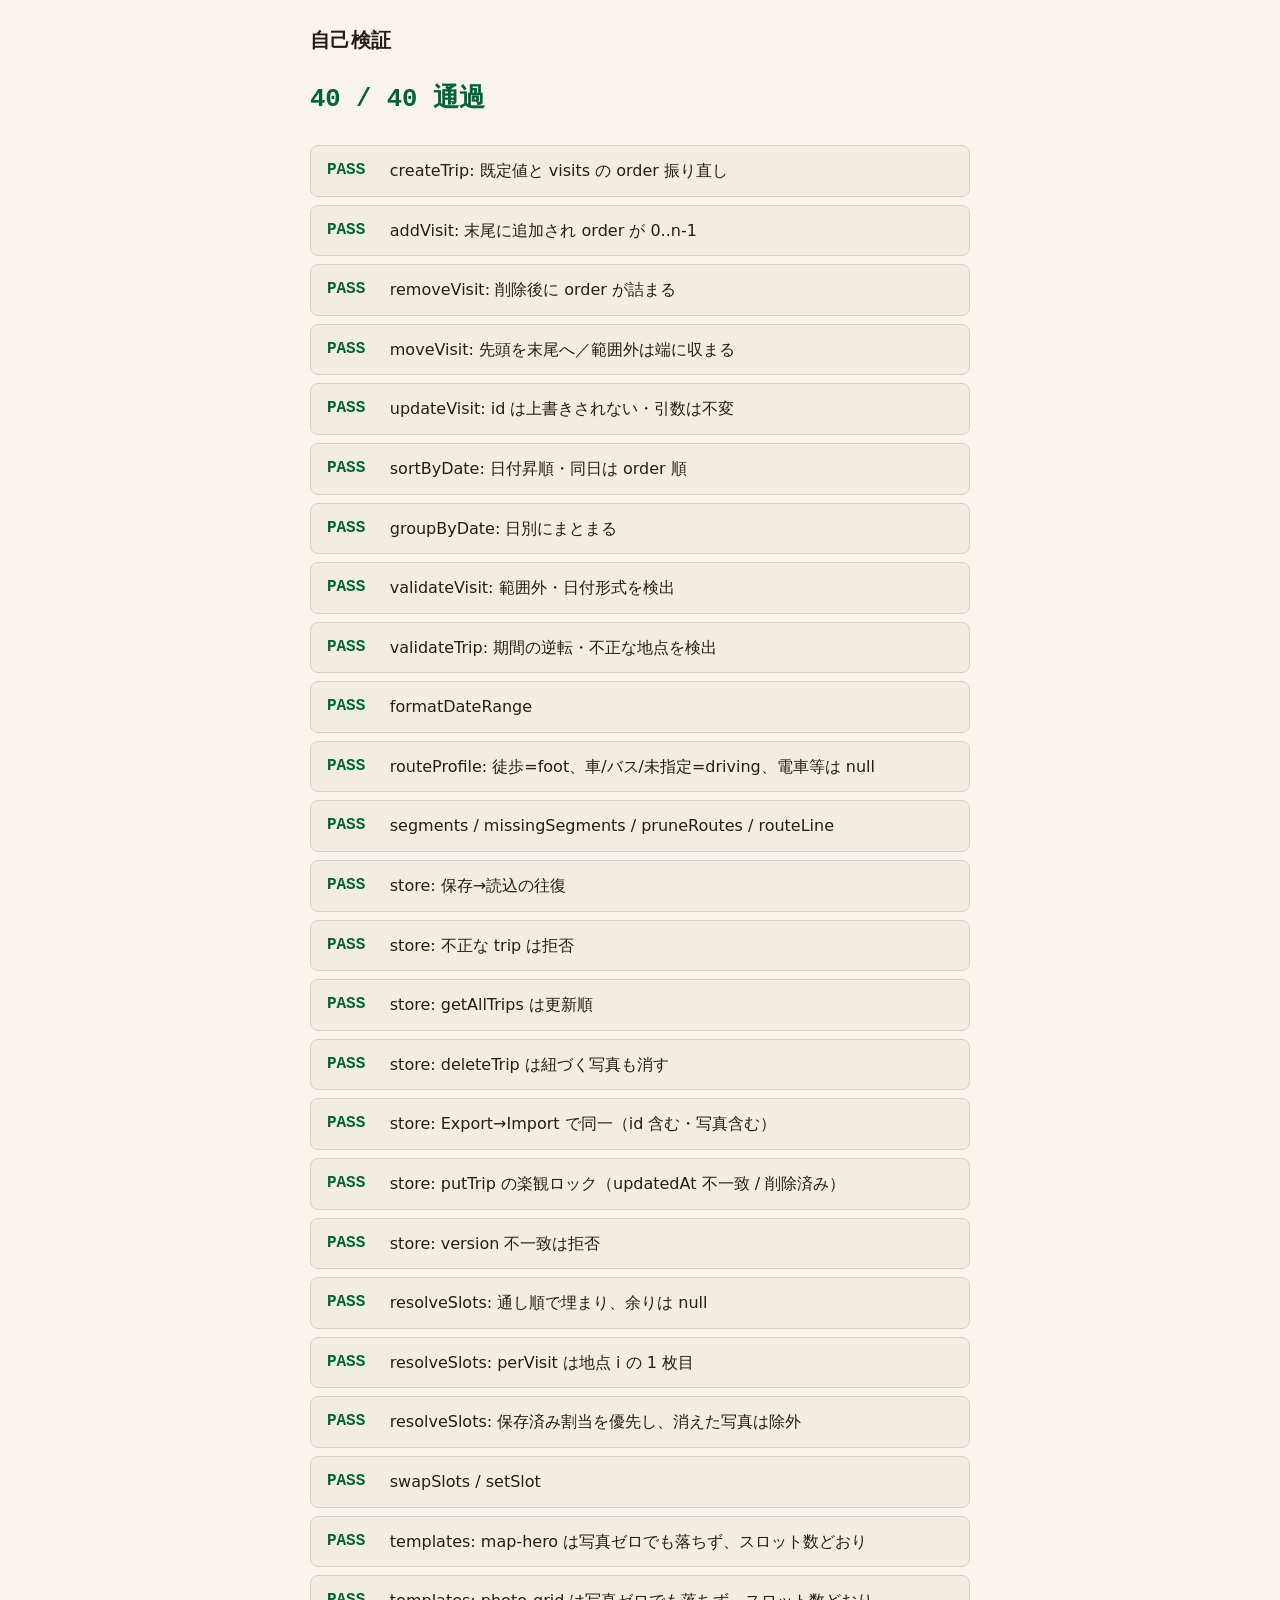
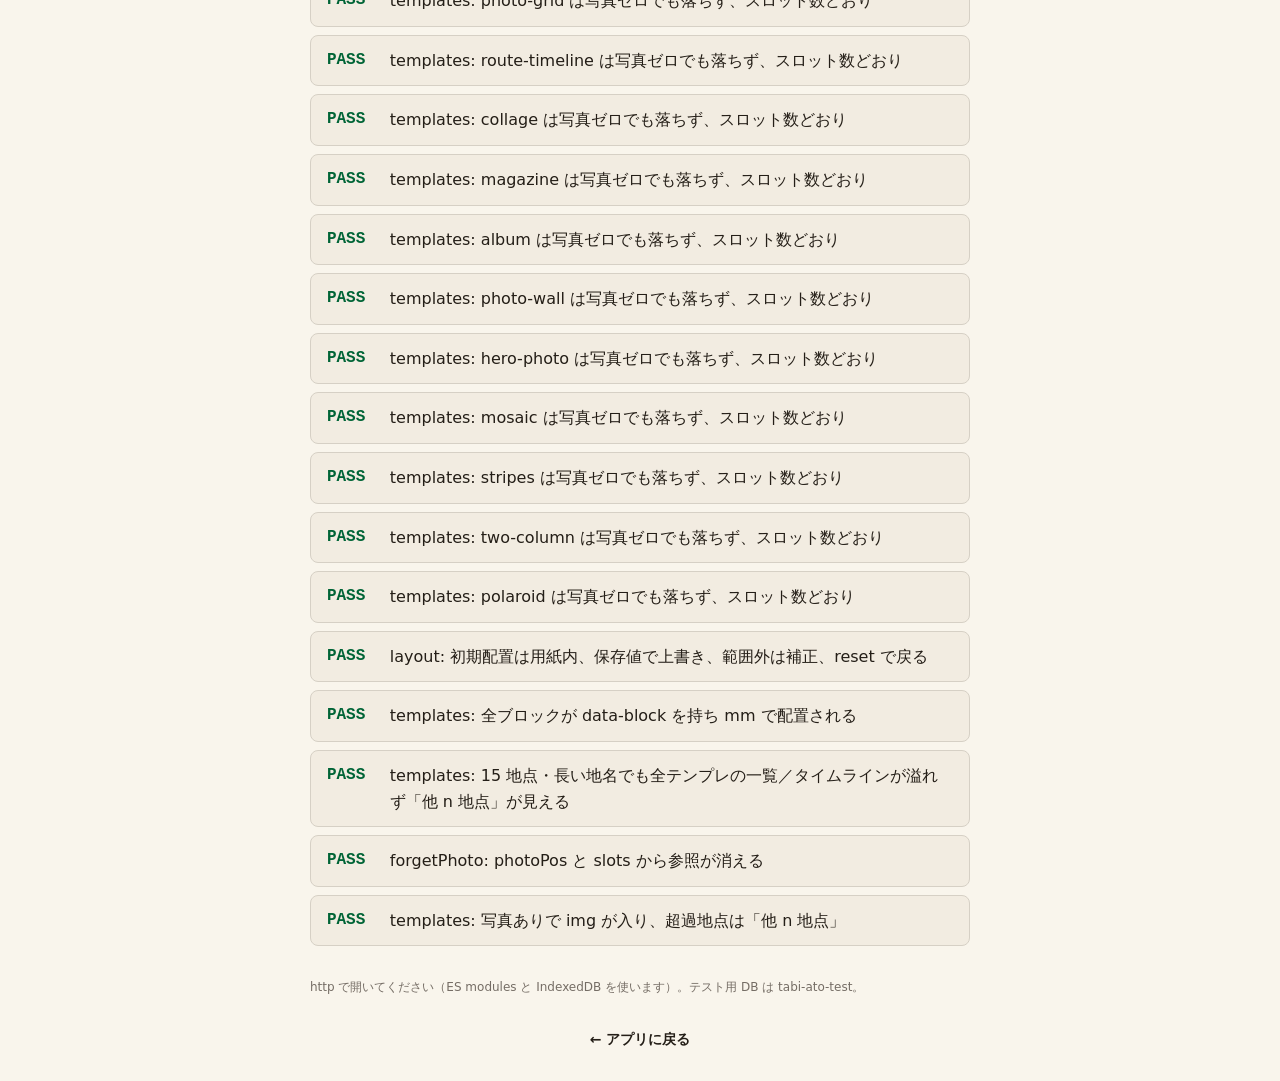
<file: tests.html>
<!DOCTYPE html>
<html lang="ja">
<head>
<meta charset="utf-8">
<meta name="viewport" content="width=device-width, initial-scale=1">
<title>自己検証 — 旅あと</title>
<link rel="stylesheet" href="css/tokens.css">
<link rel="stylesheet" href="css/style.css">
<link rel="stylesheet" href="css/print.css">
<style>
  .tests { max-width: 68ch; margin: 0 auto; padding: var(--space-md) var(--space-sm); display: flex; flex-direction: column; gap: var(--space-md); }
  .tests__summary { font-family: var(--font-mono); font-size: var(--text-xl); font-weight: 700; margin: 0; }
  .tests__summary[data-ok="true"]  { color: var(--color-ok); }
  .tests__summary[data-ok="false"] { color: var(--color-danger); }
  .tests__list { list-style: none; margin: 0; padding: 0; display: flex; flex-direction: column; gap: var(--space-2xs); }
  .tests__item { display: grid; grid-template-columns: 5ch minmax(0, 1fr); gap: var(--space-xs);
                 padding: var(--space-xs) var(--space-sm); border: var(--rule-hair) solid var(--color-rule);
                 border-radius: var(--radius-input); background: var(--color-paper-2); }
  .tests__mark { font-family: var(--font-mono); font-weight: 700; }
  .tests__item[data-ok="true"]  .tests__mark { color: var(--color-ok); }
  .tests__item[data-ok="false"] .tests__mark { color: var(--color-danger); }
  .tests__item[data-ok="false"] { border-color: var(--color-danger); }
  .tests__detail { display: block; font-family: var(--font-mono); font-size: var(--text-xs); color: var(--color-ink-3); overflow-wrap: anywhere; }
</style>
</head>
<body>
<main class="tests">
  <h1 class="topbar__title">自己検証</h1>
  <p class="tests__summary" id="summary">実行中…</p>
  <ul class="tests__list" id="list"></ul>
  <p class="hint">http で開いてください（ES modules と IndexedDB を使います）。テスト用 DB は tabi-ato-test。</p>
  <a class="btn btn--ghost" href="index.html">← アプリに戻る</a>
</main>
<script type="module">
  import { run } from './js/tests.js';
  const list = document.getElementById('list');
  const summary = document.getElementById('summary');
  try {
    const results = await run();
    let pass = 0;
    for (const r of results) {
      if (r.ok) pass++;
      const li = document.createElement('li');
      li.className = 'tests__item';
      li.dataset.ok = String(r.ok);
      const mark = document.createElement('span');
      mark.className = 'tests__mark';
      mark.textContent = r.ok ? 'PASS' : 'FAIL';
      const body = document.createElement('span');
      body.textContent = r.name;
      if (!r.ok) {
        const d = document.createElement('span');
        d.className = 'tests__detail';
        d.textContent = r.detail;
        body.appendChild(d);
      }
      li.append(mark, body);
      list.appendChild(li);
    }
    summary.textContent = `${pass} / ${results.length} 通過`;
    summary.dataset.ok = String(pass === results.length);
    window.__testResults = results;
  } catch (e) {
    summary.textContent = `実行に失敗：${e.message}`;
    summary.dataset.ok = 'false';
  }
</script>
</body>
</html>
</file>
<file: css/tokens.css>
/* Hallmark · macrostructure: Workbench (single-screen app) · genre: playful (quiet) · theme: custom
 * vibe: 旅のしおり／スタンプ帳 · paper oklch(97% 0.012 85) 生成り · accent oklch(44% 0.085 200) 深い青緑
 * display: system sans (UI) · body: system sans · light theme only (要件)
 * axes: light / grotesk-sans / cool · enrichment: none · nav: N1a (アプリ・戻るのみ) · footer: none
 * pre-emit critique: P4 H4 E4 S4 R5 V4
 */

:root {
  color-scheme: light;

  /* ---- フォント（画面UI。印刷テンプレのフォントは print.css 側で切替） ---- */
  --font-display: "Segoe UI Variable Display", "Segoe UI", "Hiragino Sans",
                  "Yu Gothic UI", "Noto Sans JP", system-ui, sans-serif;
  --font-body:    "Segoe UI", "Hiragino Sans", "Yu Gothic UI",
                  "Noto Sans JP", system-ui, sans-serif;
  --font-mono:    "Cascadia Mono", Consolas, Menlo, "BIZ UDGothic", monospace;

  /* ---- 紙とインク：生成りの地。純白・純黒は使わない ---- */
  --color-paper:    oklch(97% 0.012 85);
  --color-paper-2:  oklch(94.5% 0.016 85);
  --color-paper-3:  oklch(90.5% 0.020 85);

  --color-ink:      oklch(24% 0.016 70);
  --color-ink-2:    oklch(42% 0.018 70);
  --color-ink-3:    oklch(54% 0.016 70);

  --color-rule:        oklch(86% 0.016 85);
  --color-rule-strong: oklch(72% 0.020 80);

  /* ---- アクセント：深い青緑 1 色のトーンランプ ---- */
  --color-accent:       oklch(44% 0.085 200);  /* 主ボタン・ピン（白文字と 7.5:1） */
  --color-accent-deep:  oklch(36% 0.080 200);  /* 押下 */
  --color-accent-soft:  oklch(78% 0.060 200);  /* ルート線の淡色・選択枠 */
  --color-accent-pale:  oklch(90% 0.035 200);  /* 選択行の地 */
  --color-accent-tint:  oklch(95% 0.018 200);  /* ホバーの地 */
  --color-accent-ink:   oklch(99% 0.005 90);   /* アクセント上の文字 */

  /* ---- 状態 ---- */
  --color-focus:   oklch(50% 0.16 250);
  --color-ok:      oklch(44% 0.11 155);
  --color-ok-soft: oklch(92% 0.05 155);
  --color-danger:  oklch(52% 0.16 25);
  --color-danger-soft: oklch(94% 0.04 25);

  /* ---- タイプスケール ---- */
  --text-xs:  0.75rem;
  --text-sm:  0.875rem;
  --text-md:  1rem;
  --text-lg:  1.25rem;
  --text-xl:  1.6rem;
  --text-2xl: 2.1rem;
  --text-display: clamp(1.8rem, 3vw + 1rem, 2.6rem);
  --leading-tight: 1.2;
  --leading-body:  1.6;

  /* ---- 4pt spacing ---- */
  --space-3xs: 0.25rem;
  --space-2xs: 0.5rem;
  --space-xs:  0.75rem;
  --space-sm:  1rem;
  --space-md:  1.5rem;
  --space-lg:  2rem;
  --space-xl:  3rem;
  --space-2xl: 4rem;

  /* ---- 角丸・罫線・影 ---- */
  --radius-card:  12px;
  --radius-input: 8px;
  --radius-pill:  999px;
  --rule-hair: 1px;
  --rule-bold: 2px;
  --shadow-card: 0 6px 20px -14px oklch(40% 0.05 80 / 0.5);
  --shadow-lift: 0 14px 32px -16px oklch(40% 0.06 80 / 0.6);

  /* ---- モーション ---- */
  --ease-out:    cubic-bezier(0.16, 1, 0.3, 1);
  --ease-in:     cubic-bezier(0.7, 0, 0.84, 0);
  --ease-in-out: cubic-bezier(0.65, 0, 0.35, 1);
  --dur-short: 140ms;
  --dur-med:   240ms;
  --dur-long:  520ms;

  --tap: 44px;
}
</file>
<file: css/style.css>
/* Hallmark · macrostructure: Workbench · tone: calm / friendly · anchor hue: teal 200 · see tokens.css */

*, *::before, *::after { box-sizing: border-box; }
html, body { overflow-x: clip; }
html { height: 100%; }
body {
  margin: 0;
  min-height: 100%;
  font-family: var(--font-body);
  font-size: var(--text-md);
  line-height: var(--leading-body);
  color: var(--color-ink);
  background: var(--color-paper);
  -webkit-font-smoothing: antialiased;
}
#app { min-height: 100vh; display: flex; flex-direction: column; }
a { color: var(--color-accent); }
input, button { font: inherit; color: inherit; }
button { cursor: pointer; }
:focus-visible { outline: var(--rule-bold) solid var(--color-focus); outline-offset: 2px; }

/* ---- トップバー ---------------------------------------------------- */
.topbar {
  display: flex; align-items: center; gap: var(--space-sm);
  padding: var(--space-xs) var(--space-sm);
  border-bottom: var(--rule-hair) solid var(--color-rule);
  background: var(--color-paper);
  min-height: 56px;
}
.topbar__title { margin: 0; font-family: var(--font-display); font-size: var(--text-lg); font-weight: 700; letter-spacing: 0.02em; flex: 1; }
.topbar__nav { display: flex; align-items: center; gap: var(--space-2xs); margin-left: auto; }
.topbar__trip { flex: 1; min-width: 0; display: flex; flex-direction: column; gap: 2px; }
.title-input {
  width: 100%; min-width: 0; border: 0; background: transparent; padding: 2px 0;
  font-family: var(--font-display); font-size: var(--text-lg); font-weight: 700;
  border-bottom: var(--rule-hair) solid transparent;
}
.title-input:hover, .title-input:focus { border-bottom-color: var(--color-rule-strong); outline: none; }
.date-range { display: flex; align-items: center; gap: var(--space-2xs); font-size: var(--text-sm); color: var(--color-ink-2); }
.date-range input { border: 0; background: transparent; padding: 0; font-size: var(--text-sm); color: var(--color-ink-2); }
.save-status { font-size: var(--text-xs); color: var(--color-ink-3); white-space: nowrap; }

/* ---- ボタン ---------------------------------------------------------- */
.btn {
  display: inline-flex; align-items: center; justify-content: center; gap: var(--space-3xs);
  min-height: 36px; padding: 0 var(--space-sm);
  border: var(--rule-hair) solid var(--color-rule-strong); border-radius: var(--radius-input);
  background: var(--color-paper); color: var(--color-ink);
  text-decoration: none; white-space: nowrap; font-size: var(--text-sm); font-weight: 600;
  transition: background var(--dur-short) var(--ease-out), transform var(--dur-short) var(--ease-out);
}
.btn:hover { background: var(--color-paper-2); }
.btn:active { transform: translateY(1px); }
.btn:disabled { opacity: 0.4; cursor: default; transform: none; }
.btn--primary { background: var(--color-accent); border-color: var(--color-accent); color: var(--color-accent-ink); }
.btn--primary:hover { background: var(--color-accent-deep); }
.btn--ghost { border-color: transparent; background: transparent; }
.btn--ghost:hover { background: var(--color-paper-2); }
.btn--sm { min-height: 30px; padding: 0 var(--space-xs); font-size: var(--text-xs); }
.btn--icon { min-height: 28px; min-width: 28px; padding: 0; border-color: transparent; background: transparent; font-size: var(--text-xs); color: var(--color-ink-3); }
.btn--icon:hover { background: var(--color-paper-3); color: var(--color-ink); }
.btn--danger:hover { background: var(--color-danger-soft); color: var(--color-danger); }

/* ---- 一覧 ------------------------------------------------------------ */
.page { flex: 1; width: 100%; max-width: 760px; margin: 0 auto; padding: var(--space-md) var(--space-sm); }
.trip-list { list-style: none; margin: 0; padding: 0; display: flex; flex-direction: column; gap: var(--space-xs); }
.trip-card {
  display: flex; align-items: center; gap: var(--space-sm);
  border: var(--rule-hair) solid var(--color-rule); border-radius: var(--radius-card);
  background: var(--color-paper-2); padding: var(--space-xs) var(--space-sm);
}
.trip-card__main { flex: 1; min-width: 0; display: flex; flex-direction: column; text-decoration: none; color: inherit; }
.trip-card__title { font-family: var(--font-display); font-weight: 700; font-size: var(--text-lg); overflow-wrap: anywhere; }
.trip-card__meta { font-size: var(--text-sm); color: var(--color-ink-3); }
.trip-card__actions { display: flex; gap: var(--space-3xs); }
.empty { color: var(--color-ink-3); padding: var(--space-md) var(--space-sm); text-align: center; margin: 0; }

/* ---- 編集画面（Workbench） ------------------------------------------- */
.workbench { flex: 1; display: grid; grid-template-columns: minmax(300px, 380px) minmax(0, 1fr); min-height: 0; }
.panel { display: flex; flex-direction: column; min-height: 0; border-right: var(--rule-hair) solid var(--color-rule); background: var(--color-paper); }
.map-pane { position: relative; min-height: 320px; }
.map { position: absolute; inset: 0; background: var(--color-paper-3); }

.search { position: relative; padding: var(--space-sm); border-bottom: var(--rule-hair) solid var(--color-rule); }
.search-input {
  width: 100%; min-height: var(--tap); padding: 0 var(--space-sm);
  border: var(--rule-hair) solid var(--color-rule-strong); border-radius: var(--radius-input); background: var(--color-paper);
}
.search-input:focus { border-color: var(--color-accent); outline: none; box-shadow: 0 0 0 3px var(--color-accent-pale); }
.search-results {
  position: absolute; left: var(--space-sm); right: var(--space-sm); top: calc(var(--space-sm) + var(--tap) + 4px); z-index: 20;
  list-style: none; margin: 0; padding: var(--space-3xs);
  background: var(--color-paper); border: var(--rule-hair) solid var(--color-rule-strong); border-radius: var(--radius-input);
  box-shadow: var(--shadow-lift); max-height: 50vh; overflow: auto;
}
.search-results__item {
  display: flex; flex-direction: column; width: 100%; text-align: left;
  padding: var(--space-2xs) var(--space-xs); border: 0; border-radius: var(--radius-input); background: transparent;
}
.search-results__item:hover { background: var(--color-accent-tint); }
.search-results__name { font-weight: 600; }
.search-results__addr { font-size: var(--text-xs); color: var(--color-ink-3); overflow-wrap: anywhere; }
.search-results__note { padding: var(--space-2xs) var(--space-xs); font-size: var(--text-sm); color: var(--color-ink-3); }
.search-results__note--error { color: var(--color-danger); }
.hint { margin: var(--space-2xs) 0 0; font-size: var(--text-xs); color: var(--color-ink-3); }

.visit-list { list-style: none; margin: 0; padding: var(--space-2xs); flex: 1; overflow: auto; display: flex; flex-direction: column; gap: var(--space-3xs); }
.visit {
  display: grid; grid-template-columns: 28px minmax(0, 1fr) auto; align-items: center; gap: var(--space-2xs);
  padding: var(--space-2xs); border-radius: var(--radius-input); border: var(--rule-hair) solid transparent;
  cursor: pointer; transition: background var(--dur-short) var(--ease-out);
}
.visit:hover { background: var(--color-paper-2); }
.visit--active { background: var(--color-accent-pale); border-color: var(--color-accent-soft); }
.visit__no {
  width: 28px; height: 28px; border-radius: 50%; display: grid; place-items: center;
  background: var(--color-accent); color: var(--color-accent-ink); font-family: var(--font-mono); font-size: var(--text-sm); font-weight: 700;
}
.visit__body { display: flex; flex-direction: column; gap: 2px; min-width: 0; }
.visit__name, .visit__date { border: 0; background: transparent; padding: 2px 4px; border-radius: 4px; min-width: 0; }
.visit__name { font-weight: 600; }
.visit__date { font-size: var(--text-xs); color: var(--color-ink-2); }
.visit__name:hover, .visit__date:hover { background: var(--color-paper); }
.visit__actions { display: flex; flex-direction: column; }

/* ---- Leaflet 上の番号ピン（丸＋下向き三角。画像は使わない） ---------- */
.pin-wrap { background: transparent; border: 0; }
.pin {
  position: relative; display: grid; place-items: center; width: 28px; height: 28px; border-radius: 50%;
  background: var(--color-accent); color: var(--color-accent-ink);
  border: 2px solid var(--color-paper); box-shadow: 0 2px 6px oklch(0% 0 0 / 0.3);
  font-family: var(--font-mono); font-size: 13px; font-weight: 700; line-height: 1;
}
.pin::after {
  content: ''; position: absolute; left: 50%; top: 100%; transform: translate(-50%, -3px);
  border: 6px solid transparent; border-top: 8px solid var(--color-accent); border-bottom: 0;
}
.pin-wrap--active .pin { background: var(--color-danger); transform: scale(1.15); }
.pin-wrap--active .pin::after { border-top-color: var(--color-danger); }
.leaflet-container { font-family: var(--font-body); }
.leaflet-control-attribution { font-size: 10px; }

/* ---- トースト ------------------------------------------------------- */
.toast {
  position: fixed; left: 50%; bottom: var(--space-md); transform: translateX(-50%); z-index: 1000;
  max-width: min(90vw, 480px); padding: var(--space-2xs) var(--space-sm);
  border-radius: var(--radius-input); background: var(--color-ink); color: var(--color-paper); font-size: var(--text-sm);
  box-shadow: var(--shadow-lift);
}
.toast[data-kind="error"] { background: var(--color-danger); }

/* ---- モバイル ------------------------------------------------------- */
@media (max-width: 767px) {
  .workbench { grid-template-columns: minmax(0, 1fr); grid-template-rows: 45vh minmax(0, 1fr); }
  .map-pane { order: -1; min-height: 0; }
  .panel { border-right: 0; border-top: var(--rule-hair) solid var(--color-rule); }
  .topbar { flex-wrap: wrap; }
  .topbar__trip { flex-basis: 100%; order: 3; }
}

@media (prefers-reduced-motion: reduce) {
  *, *::before, *::after { transition-duration: 1ms !important; animation-duration: 1ms !important; }
}

/* ---- 訪問地の詳細（選択中のみ展開） ----------------------------------- */
.visit__meta { display: flex; align-items: center; gap: var(--space-2xs); }
.visit__badge { font-size: var(--text-xs); color: var(--color-ink-3); }
.visit__detail { display: flex; flex-direction: column; gap: var(--space-2xs); margin-top: var(--space-2xs); cursor: default; }
.visit__field { display: flex; align-items: center; gap: var(--space-2xs); font-size: var(--text-xs); color: var(--color-ink-2); }
.visit__transport, .visit__comment {
  border: var(--rule-hair) solid var(--color-rule-strong); border-radius: var(--radius-input);
  background: var(--color-paper); padding: var(--space-3xs) var(--space-2xs); font-size: var(--text-sm);
}
.visit__comment { resize: vertical; width: 100%; line-height: 1.5; }
.visit__photos { display: flex; flex-wrap: wrap; gap: var(--space-2xs); }
.thumb {
  position: relative; margin: 0; width: 64px; height: 64px; border-radius: var(--radius-input); overflow: hidden;
  background: var(--color-paper-3); display: grid; place-items: center;
}
.thumb img { width: 100%; height: 100%; object-fit: cover; display: block; }
.thumb__missing { font-size: var(--text-xs); color: var(--color-ink-3); }
.thumb__remove {
  position: absolute; top: 2px; right: 2px; width: 20px; height: 20px; border: 0; border-radius: 50%;
  background: oklch(20% 0.01 70 / 0.7); color: var(--color-paper); font-size: 12px; line-height: 1; display: grid; place-items: center;
}
.thumb--add { border: var(--rule-hair) dashed var(--color-rule-strong); background: transparent; color: var(--color-ink-2); font-size: var(--text-xs); }
.thumb--add:hover { background: var(--color-paper-2); }
.visit__no { cursor: grab; touch-action: none; }
.visit--dragging { opacity: 0.4; }
.visit--over { box-shadow: inset 0 var(--rule-bold) 0 var(--color-accent); }

/* ---- 地図スタイル切替 ----------------------------------------------- */
.map-ctls { position: absolute; top: var(--space-2xs); right: var(--space-2xs); z-index: 500; display: flex; gap: var(--space-2xs); }
.map-style {
  display: flex; border: var(--rule-hair) solid var(--color-rule-strong); border-radius: var(--radius-input);
  background: var(--color-paper); overflow: hidden; box-shadow: var(--shadow-card);
}
.map-style__btn { border: 0; background: transparent; padding: var(--space-3xs) var(--space-xs); font-size: var(--text-xs); font-weight: 600; color: var(--color-ink-2); }
.map-style__btn[aria-pressed="true"] { background: var(--color-accent); color: var(--color-accent-ink); }

/* ---- 印刷ビュー ------------------------------------------------------ */
/* 画面の高さに収め、パネルとプレビューをそれぞれ内部スクロールにする（プレビューが画面外へ逃げない） */
#app:has(> .print-layout) { height: 100vh; height: 100dvh; min-height: 0; }
.print-layout { flex: 1; display: grid; grid-template-columns: 300px minmax(0, 1fr); min-height: 0; }
.print-panel { padding: var(--space-sm); border-right: var(--rule-hair) solid var(--color-rule); overflow: auto; min-height: 0; display: flex; flex-direction: column; gap: var(--space-sm); }
.print-stage { padding: var(--space-sm); overflow: auto; min-height: 0; background: var(--color-paper-2); }
.backup-hint { margin: 0 0 var(--space-sm); padding: var(--space-2xs) var(--space-sm); border: var(--rule-hair) solid var(--color-rule-strong); border-radius: var(--radius-input); background: var(--color-paper-2); }
.print-note { margin: 0 0 var(--space-2xs); }
.sheet-viewport { width: 100%; }
.field { display: flex; flex-direction: column; gap: var(--space-3xs); }
.field__label { font-size: var(--text-xs); font-weight: 700; color: var(--color-ink-2); letter-spacing: 0.04em; }
.input { min-height: 36px; padding: 0 var(--space-xs); border: var(--rule-hair) solid var(--color-rule-strong); border-radius: var(--radius-input); background: var(--color-paper); width: 100%; }
.check { font-size: var(--text-sm); display: flex; align-items: center; gap: var(--space-3xs); }
.choice-row { display: flex; flex-wrap: wrap; gap: var(--space-3xs); }
.chip {
  min-height: 32px; padding: 0 var(--space-xs); border: var(--rule-hair) solid var(--color-rule-strong); border-radius: var(--radius-pill);
  background: var(--color-paper); font-size: var(--text-sm); font-weight: 600; color: var(--color-ink-2);
}
.chip:hover { background: var(--color-paper-2); }
.chip[aria-pressed="true"] { background: var(--color-accent); border-color: var(--color-accent); color: var(--color-accent-ink); }
.swatch { width: 32px; height: 32px; border-radius: 50%; border: 3px solid var(--color-paper); box-shadow: 0 0 0 1px var(--color-rule-strong); }
.swatch[aria-pressed="true"] { box-shadow: 0 0 0 2px var(--color-ink); }
.swatch--ai { background: oklch(40% 0.10 250); }
.swatch--shu { background: oklch(52% 0.17 30); }
.swatch--midori { background: oklch(42% 0.09 160); }
.swatch--karashi { background: oklch(58% 0.12 85); }
.swatch--budou { background: oklch(40% 0.11 320); }
.photo-bank { display: flex; flex-wrap: wrap; gap: var(--space-3xs); margin-top: var(--space-2xs); }
.bank-item { position: relative; width: 56px; height: 56px; padding: 0; border: 2px solid transparent; border-radius: var(--radius-input); overflow: hidden; background: var(--color-paper-3); }
.bank-item img { width: 100%; height: 100%; object-fit: cover; display: block; }
.bank-item--used { opacity: 0.45; }
.bank-item:disabled { cursor: default; }
.bank-item:not(:disabled):hover { border-color: var(--color-accent); }
.bank-item__no { position: absolute; left: 2px; bottom: 2px; min-width: 16px; height: 16px; padding: 0 4px; border-radius: 8px; background: var(--color-accent); color: var(--color-accent-ink); font-size: 10px; font-weight: 700; display: grid; place-items: center; }

@media (max-width: 767px) {
  /* スマホ：上にプレビュー（固定高）、下にパネル（ドロワー風にスクロール） */
  .print-layout { grid-template-columns: minmax(0, 1fr); grid-template-rows: minmax(0, 52vh) minmax(0, 1fr); }
  .print-stage { order: -1; }
  .print-panel { border-right: 0; border-top: var(--rule-hair) solid var(--color-rule); }
}

/* ---- 設定 ------------------------------------------------------------ */
.settings { display: flex; flex-direction: column; gap: var(--space-md); }
.card { border: var(--rule-hair) solid var(--color-rule); border-radius: var(--radius-card); background: var(--color-paper-2); padding: var(--space-md); display: flex; flex-direction: column; gap: var(--space-xs); }
.card__title { margin: 0; font-family: var(--font-display); font-size: var(--text-lg); }
.card p { margin: 0; color: var(--color-ink-2); font-size: var(--text-sm); }
.btn-row { display: flex; flex-wrap: wrap; gap: var(--space-2xs); }
.route-note {
  position: absolute; left: var(--space-2xs); bottom: var(--space-md); z-index: 500; margin: 0;
  padding: var(--space-3xs) var(--space-xs); border-radius: var(--radius-input);
  background: var(--color-paper); border: var(--rule-hair) solid var(--color-rule-strong); font-size: var(--text-xs); color: var(--color-ink-2);
  box-shadow: var(--shadow-card); max-width: min(80%, 360px);
}
.layout-field { padding-bottom: var(--space-xs); border-bottom: var(--rule-hair) solid var(--color-rule); }

/* ---- 印刷ビュー：テンプレ選択タイル ----------------------------------- */
.tiles { display: flex; flex-wrap: wrap; gap: var(--space-2xs); }
.tile {
  display: flex; flex-direction: column; align-items: center; gap: 2px; width: 84px; padding: var(--space-3xs);
  border: var(--rule-hair) solid var(--color-rule-strong); border-radius: var(--radius-input); background: var(--color-paper);
}
.tile:hover { background: var(--color-paper-2); }
.tile[aria-pressed="true"] { border-color: var(--color-accent); box-shadow: 0 0 0 2px var(--color-accent-pale); }
.tile__mini { position: relative; background: #fff; border: var(--rule-hair) solid var(--color-rule); box-shadow: var(--shadow-card); }
.tile__b { position: absolute; display: block; }
.tile__b--slot { background: oklch(78% 0.02 80); }
.tile__b--map { background: var(--color-accent-soft); }
.tile__b--head { background: transparent; border-top: 3px solid var(--color-accent); }
.tile__b--legend { background: repeating-linear-gradient(0deg, transparent 0 1px, var(--color-rule-strong) 1px 2px); opacity: 0.7; }
.tile__b--timeline { background: repeating-linear-gradient(0deg, transparent 0 2px, var(--color-rule-strong) 2px 3px); opacity: 0.7; }
.tile__name { font-size: var(--text-xs); font-weight: 600; line-height: 1.2; }
.tile__meta { font-size: 10px; color: var(--color-ink-3); }

/* ---- レイアウト調整：数値入力・履歴 ---------------------------------- */
.num-row { display: grid; grid-template-columns: repeat(4, minmax(0, 1fr)); gap: var(--space-3xs); }
.num { display: flex; flex-direction: column; font-size: 10px; color: var(--color-ink-3); }
.input--num { min-height: 30px; padding: 0 var(--space-3xs); font-size: var(--text-sm); }

/* ---- 写真のドラッグ：ゴースト ---------------------------------------- */
.drag-ghost {
  position: fixed; z-index: 2000; width: 72px; height: 72px; object-fit: cover; border-radius: var(--radius-input);
  transform: translate(-50%, -50%) rotate(-3deg); box-shadow: var(--shadow-lift); pointer-events: none; opacity: 0.9;
}
.bank-item { touch-action: none; }

/* ---- スマホ・タッチ端末 ---------------------------------------------- */
/* iOS Safari は文字が 16px 未満の入力欄にふれると自動で拡大する。
   タッチ端末では入力欄だけ 16px にして拡大を起こさない（見た目の行送りは変えない）。 */
@media (pointer: coarse) {
  input, textarea, select,
  .visit__name, .visit__date, .visit__comment, .visit__transport,
  .date-range input, .search-input, .input, .input--num, .title-input { font-size: 16px; }
  .title-input { font-size: 18px; }
}
/* ダブルタップ拡大を止める（押せるものだけ。ページ全体のピンチ拡大は残す） */
button, .btn, .chip, .tile, .swatch, a, label, input, textarea, select,
.visit, .search-results__item, .bank-item, .slot, .map-style__btn {
  touch-action: manipulation;
}
/* 写真枠と地図はドラッグ操作が主。指でのスクロール／拡大と競合させない */
.sheet-viewport .slot { touch-action: none; }
</file>
<file: css/print.css>
/* print.css — A4 印刷レイアウト。画面上は .sheet-viewport 内で scale 縮小、印刷時は原寸。 */

/* ---- テーマ変数（アクセント 5 色・フォント 3 種）------------------------
   .sheet 内は hex のみ。html2canvas 1.4 が oklch を解釈できないため（画面 UI は tokens.css の oklch のまま） */
.sheet { --sheet-accent: #124a7b; --sheet-accent-soft: #d6e7f8; --sheet-font: "Noto Sans JP", "Hiragino Sans", "Yu Gothic", sans-serif; }
.sheet.accent-ai      { --sheet-accent: #124a7b; --sheet-accent-soft: #d6e7f8; }
.sheet.accent-shu     { --sheet-accent: #b63325;  --sheet-accent-soft: #ffe2dc; }
.sheet.accent-midori  { --sheet-accent: #0c5c3c; --sheet-accent-soft: #d8eee1; }
.sheet.accent-karashi { --sheet-accent: #9b7300;  --sheet-accent-soft: #fbedd1; }
.sheet.accent-budou   { --sheet-accent: #61316c; --sheet-accent-soft: #f1e2f5; }
.sheet.font-gothic { --sheet-font: "Noto Sans JP", "Hiragino Sans", "Yu Gothic", sans-serif; }
.sheet.font-mincho { --sheet-font: "Noto Serif JP", "Hiragino Mincho ProN", "Yu Mincho", serif; }
.sheet.font-hand   { --sheet-font: "Zen Kurenaido", "Noto Sans JP", sans-serif; }

/* ---- 用紙 ------------------------------------------------------------ */
.sheet {
  --sheet-ink: #1e1a15;
  --sheet-ink-2: #635c55;
  --sheet-paper: #fcfaf6;
  --sheet-rule: #dcd7cf;
  width: 210mm; height: 297mm;
  box-sizing: border-box; overflow: hidden; position: relative;
  background: var(--sheet-paper); color: var(--sheet-ink);
  font-family: var(--sheet-font); font-size: 10pt; line-height: 1.5;
  -webkit-print-color-adjust: exact; print-color-adjust: exact;
}
.sheet[data-orientation="landscape"] { width: 297mm; height: 210mm; }
.sheet * { box-sizing: border-box; }
/* ブロックは templates.js の blocks（または Trip.layout）による絶対配置。left/top/width/height はインラインで入る */
.sheet > [data-block] { position: absolute; overflow: hidden; min-width: 0; min-height: 0; }
.sheet .leaflet-container { background: var(--sheet-accent-soft); font-family: inherit; }
.sheet .leaflet-control-attribution { font-size: 6pt; background: rgba(255,255,255,0.7); }
.sheet .pin { background: var(--sheet-accent); border-color: var(--sheet-paper); width: 7mm; height: 7mm; font-size: 9pt; }
.sheet .pin::after { border-top-color: var(--sheet-accent); }
.sheet .pin { box-shadow: 0 1px 3px rgba(0,0,0,0.3); color: var(--sheet-paper); }
.sheet .slot--selected { outline-color: var(--sheet-accent); }

/* ---- 共通パーツ ------------------------------------------------------ */
.sheet__head { display: flex; flex-direction: column; gap: 1mm; }
.sheet__title { margin: 0; font-size: 22pt; font-weight: 700; line-height: 1.2; letter-spacing: 0.02em; color: var(--sheet-accent); overflow-wrap: anywhere; }
.sheet__dates { margin: 0; font-size: 10pt; color: var(--sheet-ink-2); letter-spacing: 0.06em; }
.sheet__subtitle { margin: 0; font-size: 10pt; color: var(--sheet-ink-2); }
.sheet__map { position: relative; background: var(--sheet-accent-soft); border-radius: 2mm; overflow: hidden; min-height: 0; }

.sheet__legend { list-style: none; margin: 0; padding: 0; display: flex; flex-wrap: wrap; align-content: flex-start; gap: 1.5mm 5mm; font-size: 9pt; }
.legend__item { display: inline-flex; align-items: center; gap: 1.5mm; }
.legend__no { display: inline-grid; place-items: center; width: 5mm; height: 5mm; border-radius: 50%; background: var(--sheet-accent); color: var(--sheet-paper); font-size: 7.5pt; font-weight: 700; }
.legend__comment { color: var(--sheet-ink-2); }
.legend__more { color: var(--sheet-ink-2); font-size: 8pt; }

.slot { position: relative; margin: 0; min-width: 0; min-height: 0; display: flex; flex-direction: column; gap: 1.5mm; }
.slot__img { display: block; width: 100%; height: 100%; object-fit: cover; object-position: 50% 50%; border-radius: 1.5mm; flex: 1; min-height: 0; }
.slot--empty .slot__empty { flex: 1; display: grid; place-items: center; border: 0.4mm dashed var(--sheet-rule); border-radius: 1.5mm; color: var(--sheet-ink-2); font-size: 8pt; }
.slot__cap { display: flex; flex-wrap: wrap; align-items: baseline; gap: 1mm 2mm; font-size: 8.5pt; line-height: 1.4; }
.slot__no { display: inline-grid; place-items: center; width: 4.5mm; height: 4.5mm; border-radius: 50%; background: var(--sheet-accent); color: var(--sheet-paper); font-size: 7pt; font-weight: 700; align-self: center; }
.slot__name { font-weight: 700; }
.slot__comment { flex-basis: 100%; color: var(--sheet-ink-2); display: -webkit-box; -webkit-line-clamp: 2; -webkit-box-orient: vertical; overflow: hidden; }
.sheet__todo { color: var(--sheet-ink-2); }
/* 小さい枠：番号バッジだけを左上に重ねる */
.slot__badge { position: absolute; left: 1.5mm; top: 1.5mm; display: grid; place-items: center; width: 5mm; height: 5mm; border-radius: 50%; background: var(--sheet-accent); color: var(--sheet-paper); font-size: 7.5pt; font-weight: 700; box-shadow: 0 0 0 0.4mm var(--sheet-paper); }
/* ポラロイド：白フチ＋交互に傾ける（傾きは見た目だけ。配置の矩形は軸に平行） */
.slot--polaroid { background: #fff; padding: 3mm 3mm 2mm; box-shadow: 0 1mm 3mm rgba(0,0,0,0.18); gap: 1mm; }
.slot--polaroid .slot__img, .slot--polaroid .slot__empty { border-radius: 0; }
.slot--polaroid .slot__cap { justify-content: center; font-size: 8pt; }
.slot--polaroid .slot__badge { left: 4mm; top: 4mm; }
.tpl-polaroid .slot--polaroid:nth-of-type(odd) { transform: rotate(-2deg); }
.tpl-polaroid .slot--polaroid:nth-of-type(even) { transform: rotate(1.5deg); }
.tpl-polaroid .slot--polaroid:nth-of-type(3n) { transform: rotate(2.5deg); }

/* ---- テンプレ別（配置は blocks が持つので、ここは中身の見た目だけ） ---- */
.tpl-map-hero .slot__cap, .tpl-photo-grid .slot__cap { flex: none; }

.sheet__timeline { display: flex; flex-direction: column; gap: 3mm; }
.tl__items { display: flex; flex-direction: column; gap: 2mm; }
.tl__date { font-size: 10pt; font-weight: 700; color: var(--sheet-accent); border-bottom: 0.3mm solid var(--sheet-rule); padding-bottom: 1mm; margin-bottom: 1mm; }
.tl__item { display: flex; align-items: flex-start; gap: 2mm; }
.tl__body { flex: 1; min-width: 0; display: flex; flex-direction: column; gap: 0.5mm; }
.tl__name { font-size: 9.5pt; font-weight: 700; }
.tl__comment { font-size: 9pt; color: var(--sheet-ink-2); display: -webkit-box; -webkit-line-clamp: 2; -webkit-box-orient: vertical; overflow: hidden; }
.tl__photo { width: 22mm; height: 22mm; flex: none; }

/* ---- 画面表示：縮小プレビュー ---------------------------------------- */
.sheet-viewport { --sheet-scale: 1; position: relative; overflow: auto; }
.sheet-viewport .sheet { transform: scale(var(--sheet-scale)); transform-origin: top left; box-shadow: 0 10px 40px -20px rgba(0,0,0,0.5); }
.sheet-viewport .slot { cursor: pointer; touch-action: none; }
.sheet-viewport .slot__img { touch-action: none; } /* スマホで写真位置をドラッグできるように（スクロールと競合させない） */
.sheet-viewport .slot--selected { outline: 1.2mm solid var(--sheet-accent); outline-offset: 0.5mm; }
/* レイアウト調整モード：ブロックに枠と右下のハンドル */
.sheet--layout > [data-block] { outline: 0.5mm dashed #7a8a99; outline-offset: -0.25mm; cursor: move; overflow: visible; touch-action: none; }
.sheet--layout > [data-block]::after {
  content: ''; position: absolute; right: -1mm; bottom: -1mm; width: 6mm; height: 6mm;
  background: #124a7b; border: 0.6mm solid #fff; border-radius: 1mm; cursor: nwse-resize;
}
.sheet--layout > [data-block].block--active { outline: 0.7mm solid #124a7b; }
.sheet--layout .slot { cursor: move; }
.sheet--layout .slot__img { pointer-events: none; }

/* ---- 印刷 ------------------------------------------------------------ */
@page { size: A4; margin: 0; }
@media print {
  html, body { margin: 0; padding: 0; background: #fff; height: auto; overflow: visible; }
  #app { min-height: 0; display: block; }
  .topbar, .print-panel, .print-note, .toast, .leaflet-control-zoom { display: none !important; }
  .sheet .slot--selected, .sheet--layout > [data-block].block--active { outline: none !important; }
  .print-layout { display: block; }
  .print-stage { padding: 0; overflow: visible; background: none; }
  .sheet-viewport { height: auto !important; overflow: visible; }
  .sheet { transform: none !important; box-shadow: none; page-break-after: avoid; }
  .sheet--layout > [data-block] { outline: none; overflow: hidden; }
  .slot--empty { display: none; } /* 空の写真枠は印刷しない */
  .sheet--layout > [data-block]::after { display: none; }
}

/* ---- 操作中の見た目（画面のみ。印刷・PNG では出ない） ------------------ */
.sheet-viewport .slot--drop { outline: 1.2mm solid #b63325; outline-offset: 0.5mm; }
.sheet-viewport .slot--dragging { opacity: 0.5; }
.guide { position: absolute; pointer-events: none; z-index: 5; background: #b63325; }
.guide--v { top: 0; bottom: 0; width: 0.3mm; margin-left: -0.15mm; }
.guide--h { left: 0; right: 0; height: 0.3mm; margin-top: -0.15mm; }
.block--flip { will-change: transform; z-index: 3; }
.block--enter { animation: block-enter 420ms cubic-bezier(0.16, 1, 0.3, 1) both; }
@keyframes block-enter { from { opacity: 0; transform: scale(0.96); } to { opacity: 1; transform: none; } }
@media (prefers-reduced-motion: reduce) { .block--enter { animation: none; } }
@media print { .guide, .drag-ghost { display: none !important; } .block--enter, .block--flip { animation: none; transform: none !important; } }
</file>
